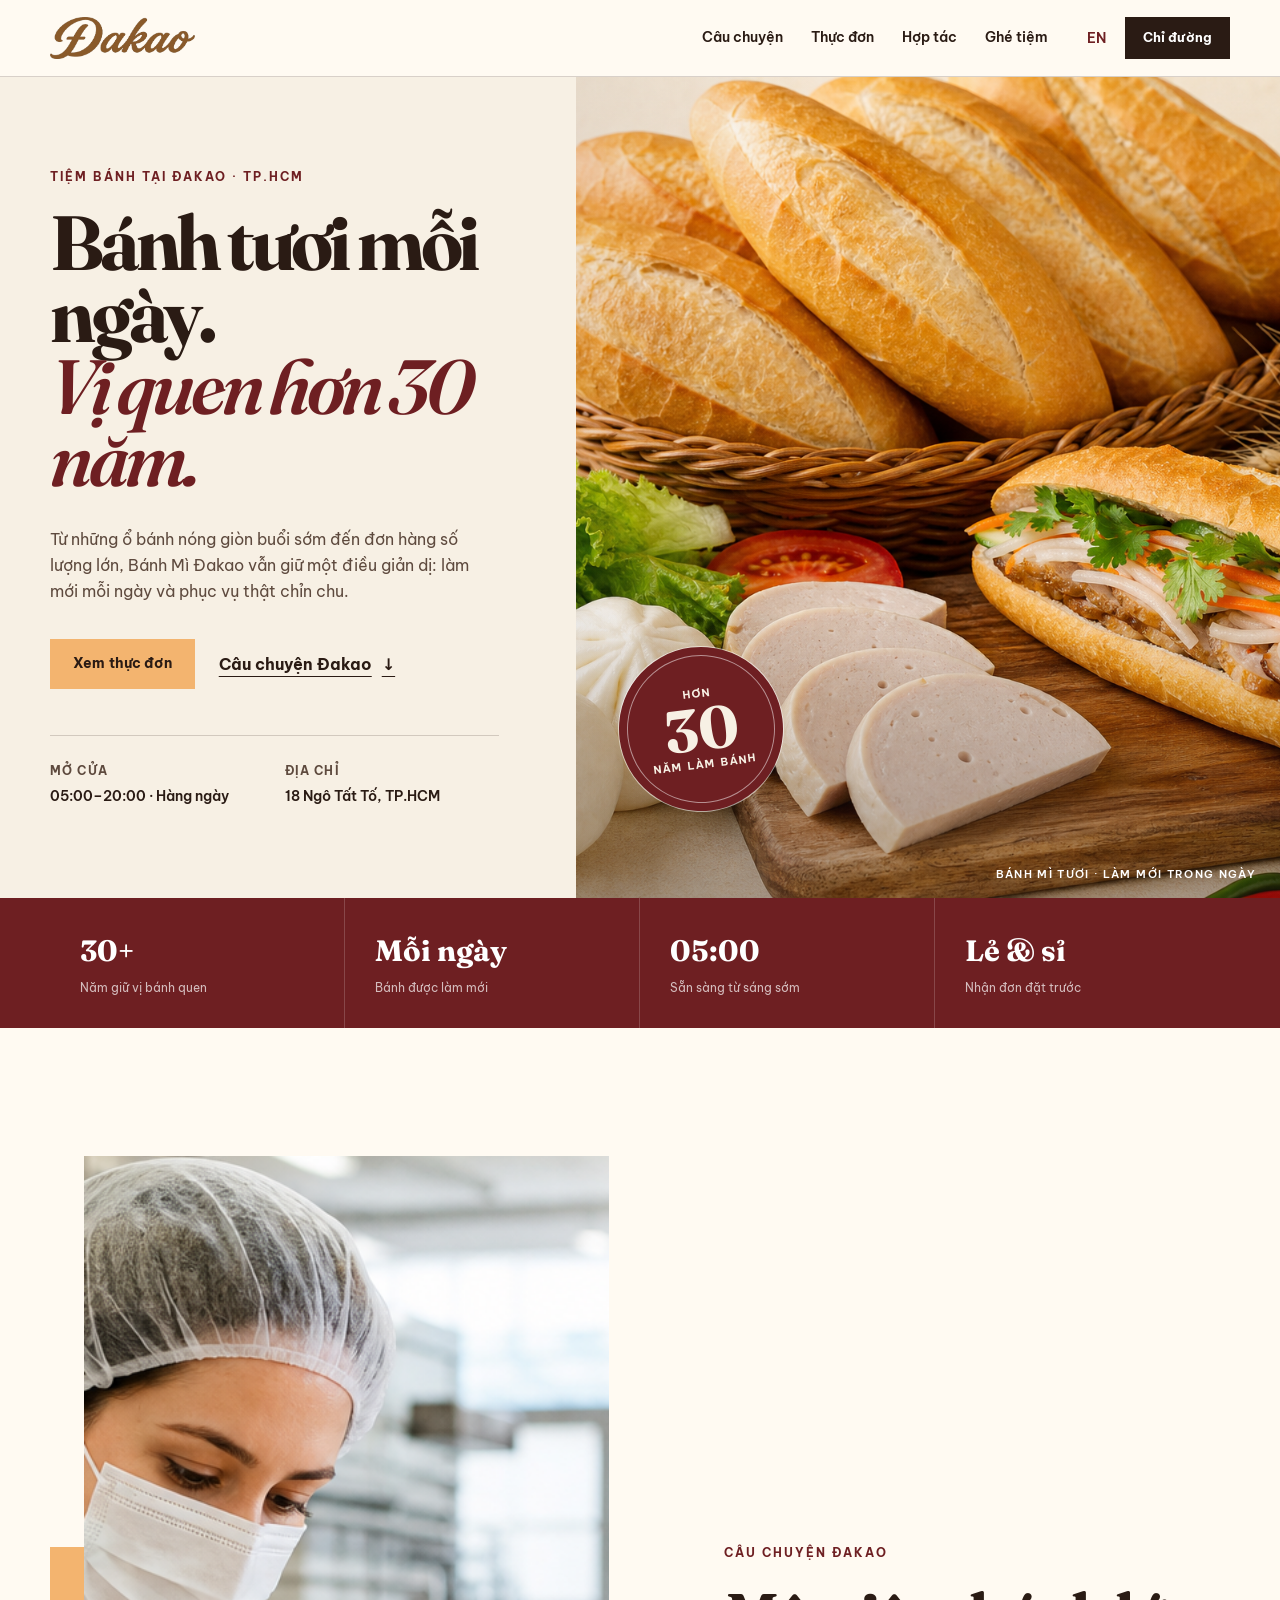
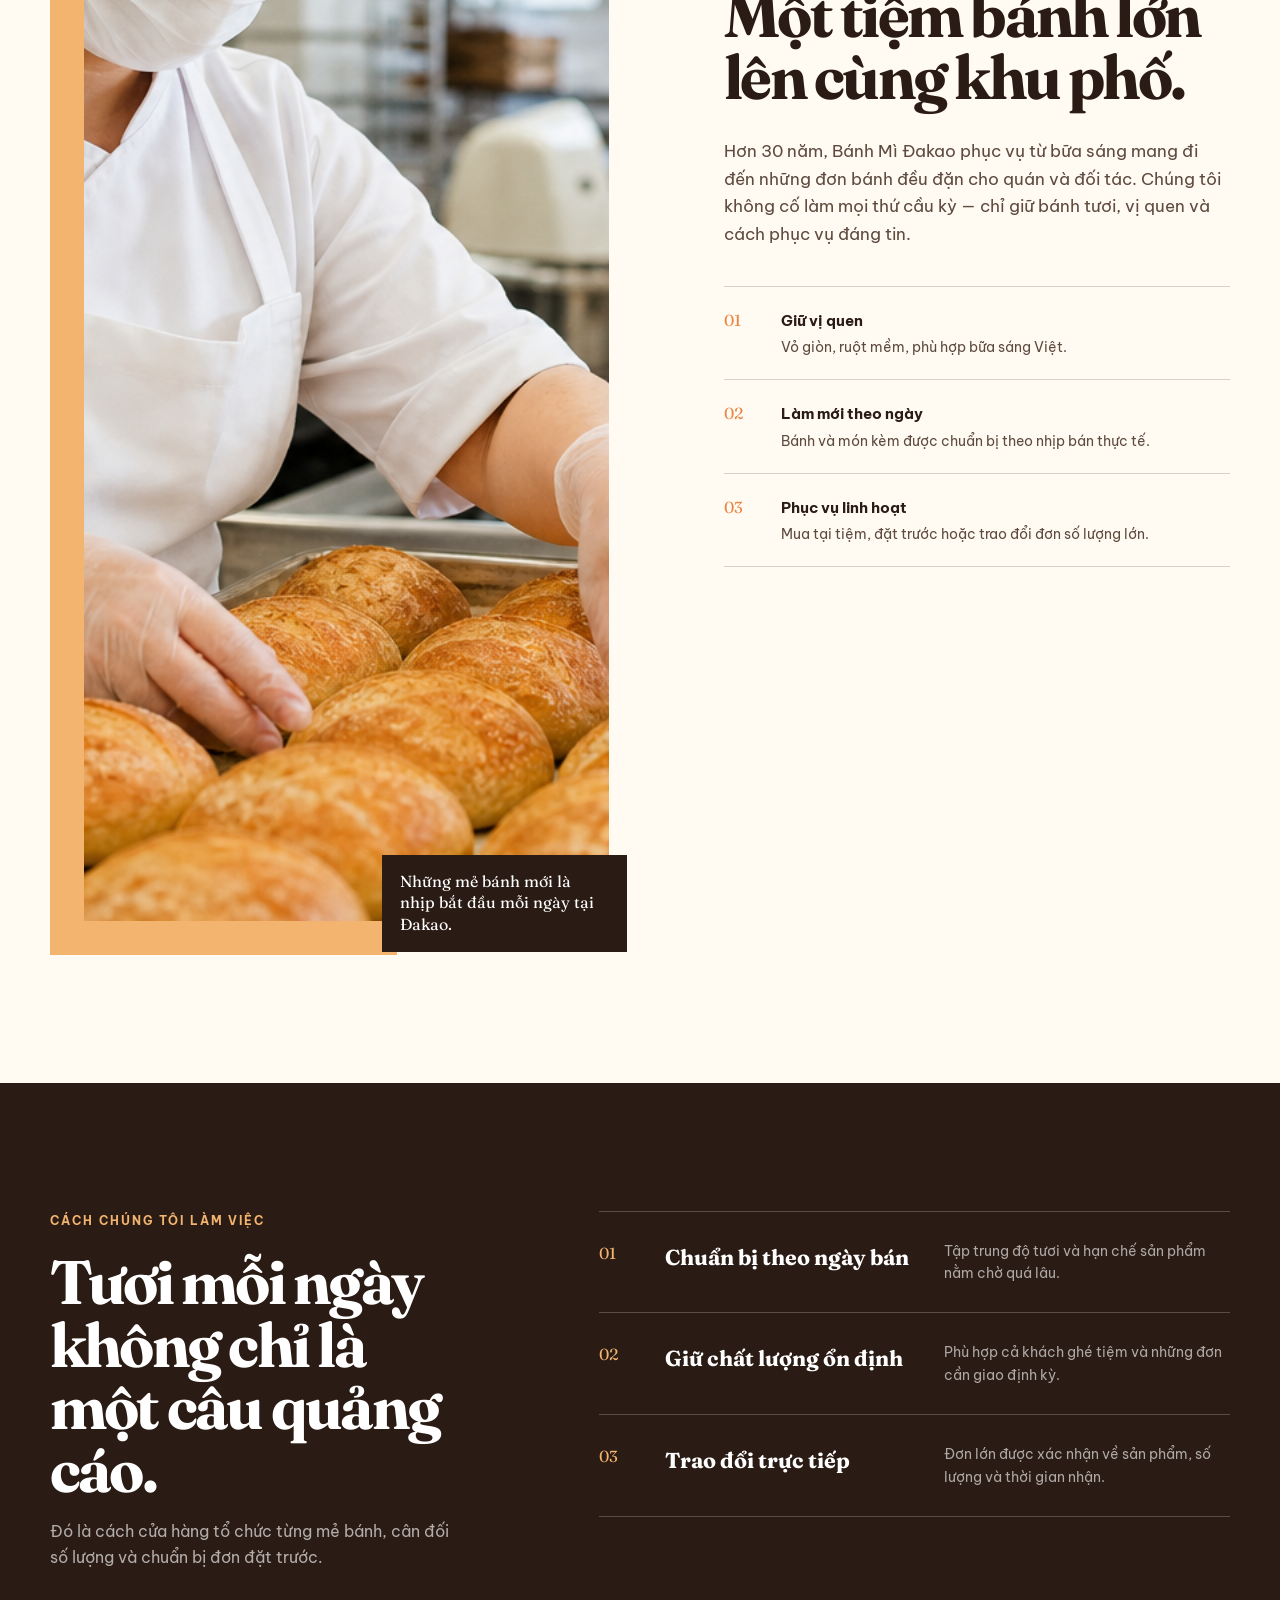
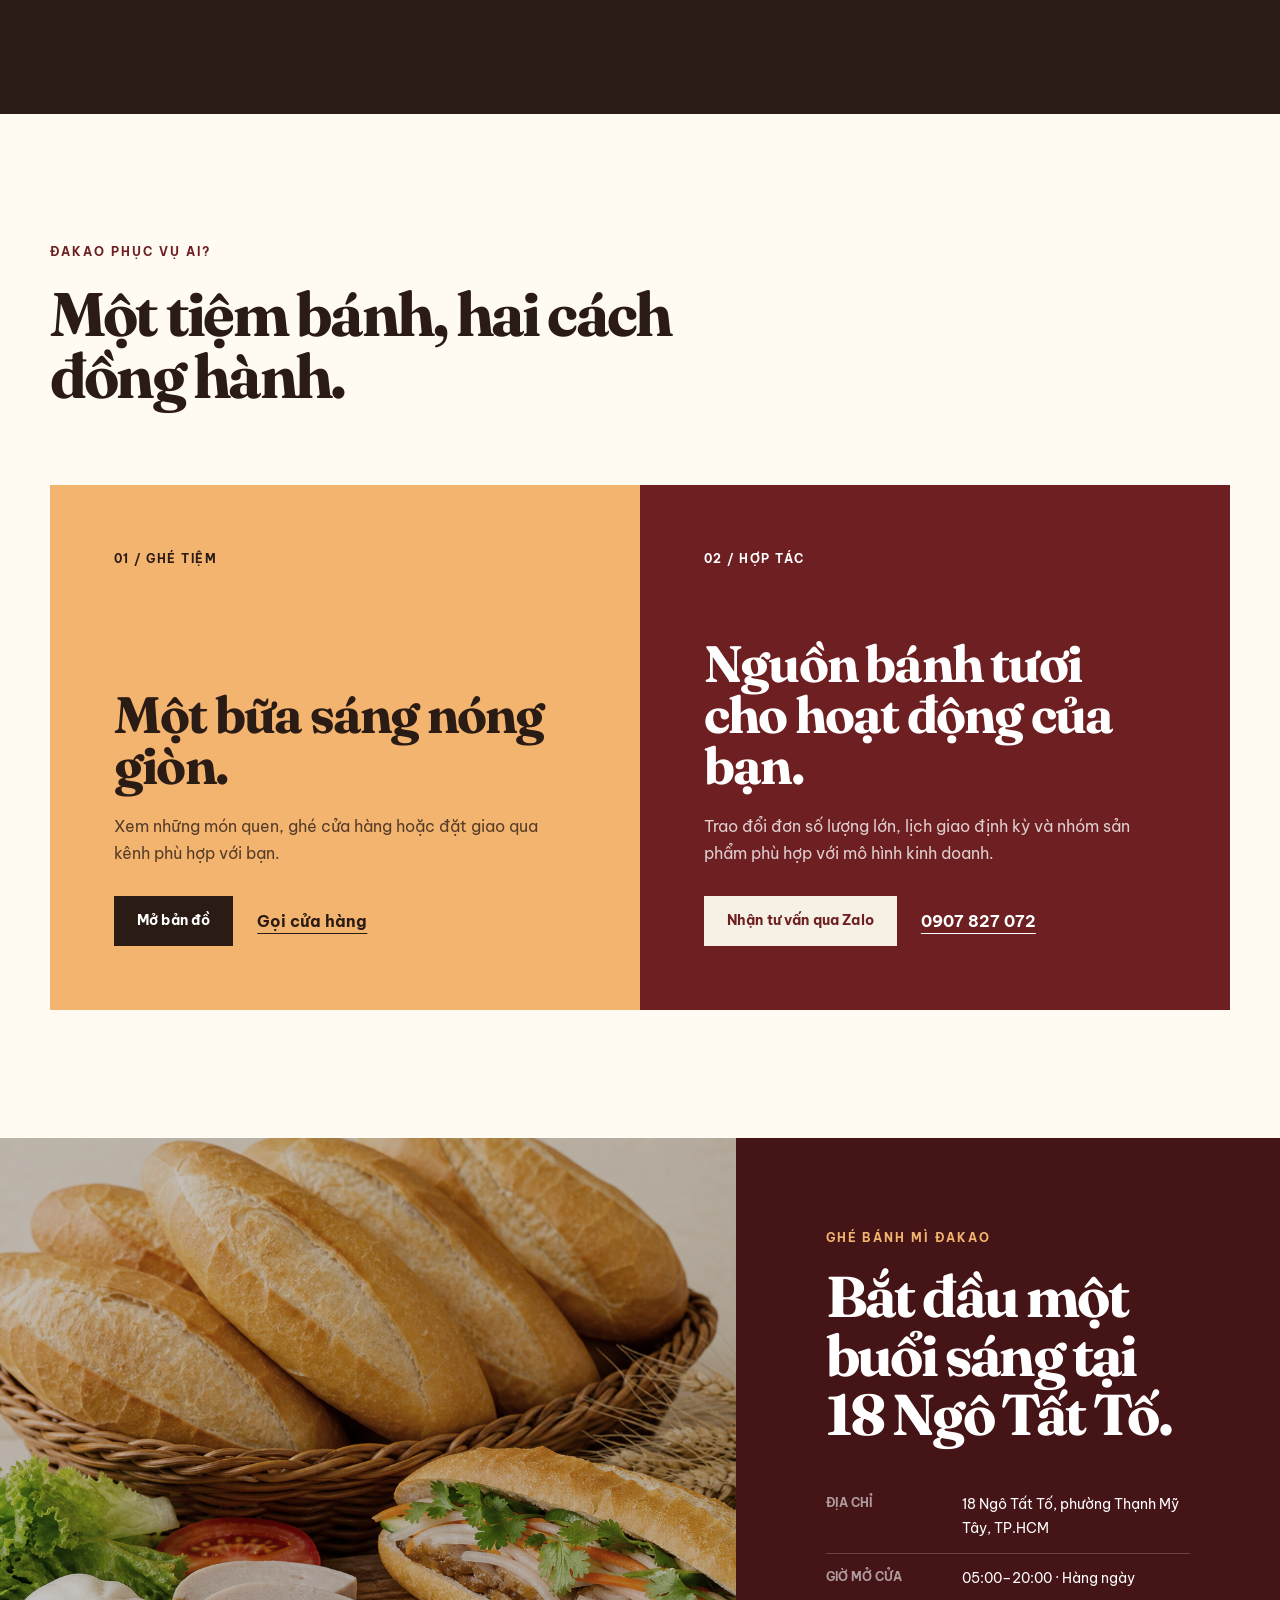
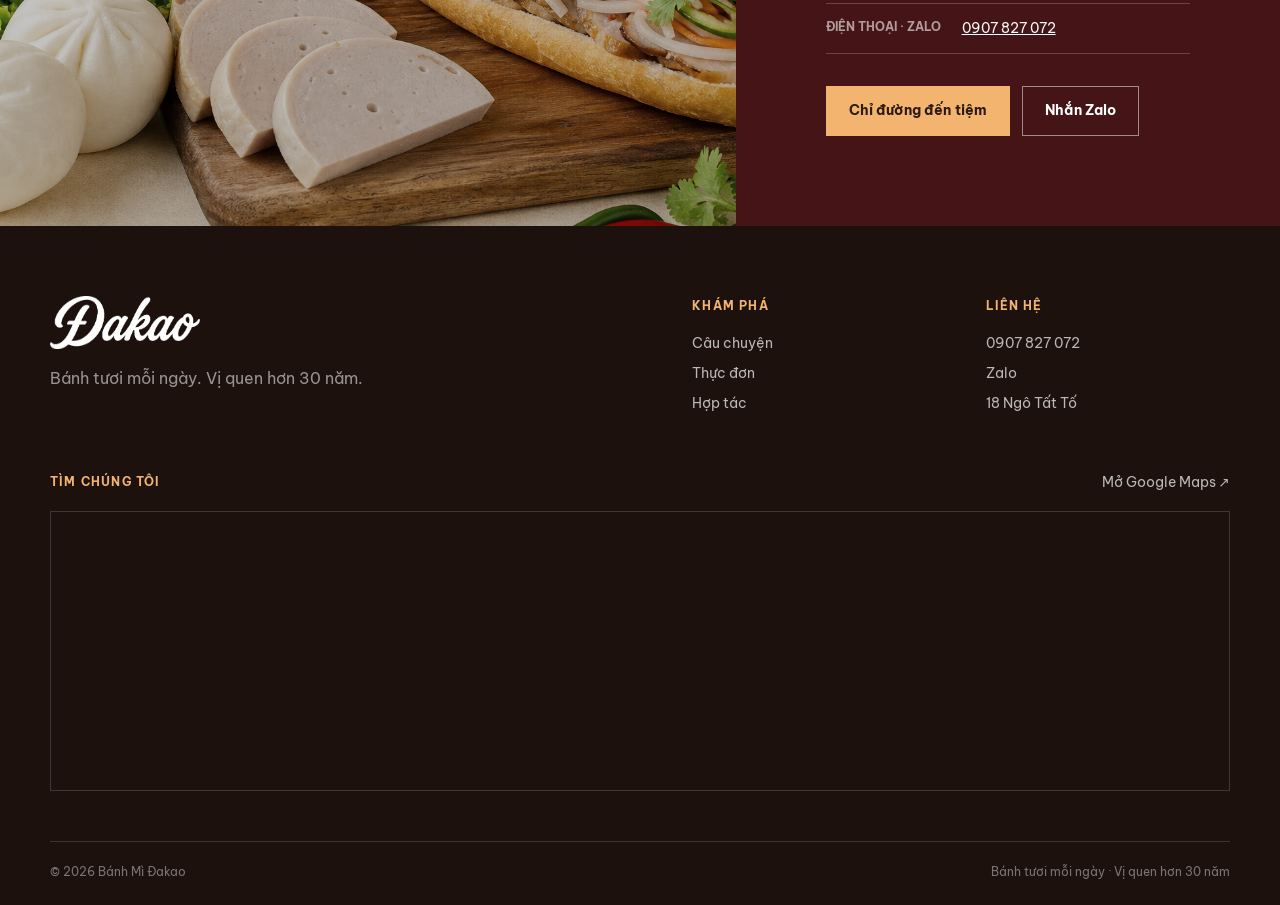
<file: index.html>
<!doctype html>
<html lang="vi">
<head>
  <meta charset="utf-8" />
  <meta name="viewport" content="width=device-width, initial-scale=1" />
  <meta name="description" content="Bánh Mì Đakao — bánh tươi mỗi ngày, giữ vị quen hơn 30 năm tại 18 Ngô Tất Tố, TP.HCM." />
  <link rel="canonical" href="https://banhmidakao.com/" />
  <meta property="og:type" content="website" />
  <meta property="og:title" content="Bánh Mì Đakao — Bánh tươi mỗi ngày" />
  <meta property="og:description" content="Bánh mì, bánh bao và các món ăn sáng làm mới mỗi ngày tại 18 Ngô Tất Tố, TP.HCM." />
  <meta property="og:url" content="https://banhmidakao.com/" />
  <meta property="og:image" content="https://banhmidakao.com/assets/hero-banh-mi.jpg" />
  <title>Bánh Mì Đakao — Bánh tươi mỗi ngày</title>
  <link rel="preconnect" href="https://fonts.googleapis.com" />
  <link rel="preconnect" href="https://fonts.gstatic.com" crossorigin />
  <link href="https://fonts.googleapis.com/css2?family=Be+Vietnam+Pro:wght@400;500;600;700&family=Fraunces:opsz,wght@9..144,600;9..144,700&display=swap" rel="stylesheet" />
  <link rel="stylesheet" href="styles.css?v=corporate-1" />
  <link rel="icon" href="assets/favicon.png" type="image/png" />
</head>
<body>
  <a class="skip-link" href="#main">Bỏ qua điều hướng</a>

  <header class="site-header" data-header>
    <div class="shell header-inner">
      <a class="brand" href="#top" aria-label="Bánh Mì Đakao — về đầu trang">
        <img src="assets/logo.png" alt="Bánh Mì Đakao" width="182" height="53" />
      </a>

      <nav class="desktop-nav" aria-label="Điều hướng chính">
        <a href="#cau-chuyen">Câu chuyện</a>
        <a href="menu.html">Thực đơn</a>
        <a href="#hop-tac">Hợp tác</a>
        <a href="#ghe-tiem">Ghé tiệm</a>
      </nav>

      <div class="header-actions">
        <button class="language" type="button" lang="en" aria-label="Switch to English" data-language-toggle>EN</button>
        <a class="button button-small button-dark" href="https://maps.google.com/?q=18+Ngô+Tất+Tố,+Hồ+Chí+Minh" target="_blank" rel="noopener noreferrer">Chỉ đường</a>
      </div>

      <button class="menu-toggle" type="button" aria-expanded="false" aria-controls="mobile-menu" data-menu-toggle>
        <span></span><span></span>
        <b class="visually-hidden">Mở menu</b>
      </button>
    </div>

    <nav class="mobile-menu" id="mobile-menu" aria-label="Điều hướng di động" hidden data-mobile-menu>
      <a href="#cau-chuyen">Câu chuyện</a>
      <a href="menu.html">Thực đơn</a>
      <a href="#hop-tac">Hợp tác</a>
      <a href="#ghe-tiem">Ghé tiệm</a>
      <button class="language mobile-language" type="button" lang="en" aria-label="Switch to English" data-language-toggle>EN</button>
      <a href="https://maps.google.com/?q=18+Ngô+Tất+Tố,+Hồ+Chí+Minh" target="_blank" rel="noopener noreferrer">Mở bản đồ ↗</a>
    </nav>
  </header>

  <main id="main">
    <section class="hero" id="top" aria-labelledby="hero-title">
      <div class="hero-copy">
        <div class="hero-copy-inner">
          <p class="eyebrow">Tiệm bánh tại Đakao · TP.HCM</p>
          <h1 id="hero-title">Bánh tươi mỗi ngày.<br /><em>Vị quen hơn 30 năm.</em></h1>
          <p class="hero-lead">Từ những ổ bánh nóng giòn buổi sớm đến đơn hàng số lượng lớn, Bánh Mì Đakao vẫn giữ một điều giản dị: làm mới mỗi ngày và phục vụ thật chỉn chu.</p>
          <div class="hero-actions">
            <a class="button button-primary" href="menu.html">Xem thực đơn</a>
            <a class="text-link" href="#cau-chuyen">Câu chuyện Đakao <span aria-hidden="true">↓</span></a>
          </div>
          <dl class="hero-details" aria-label="Thông tin cửa hàng">
            <div><dt>Mở cửa</dt><dd>05:00–20:00 · Hàng ngày</dd></div>
            <div><dt>Địa chỉ</dt><dd>18 Ngô Tất Tố, TP.HCM</dd></div>
          </dl>
        </div>
      </div>

      <div class="hero-visual">
        <img src="assets/hero-banh-mi.jpg" alt="Bánh mì nóng giòn, bánh bao và chả lụa của Bánh Mì Đakao" width="1920" height="1080" />
        <div class="heritage-stamp" aria-label="Hơn 30 năm làm bánh mỗi ngày">
          <span>Hơn</span><strong>30</strong><span>năm làm bánh</span>
        </div>
        <p class="photo-caption">Bánh mì tươi · làm mới trong ngày</p>
      </div>
    </section>

    <section class="proof" aria-label="Điểm nổi bật">
      <div class="shell proof-grid">
        <div><strong>30+</strong><span>Năm giữ vị bánh quen</span></div>
        <div><strong>Mỗi ngày</strong><span>Bánh được làm mới</span></div>
        <div><strong>05:00</strong><span>Sẵn sàng từ sáng sớm</span></div>
        <div><strong>Lẻ &amp; sỉ</strong><span>Nhận đơn đặt trước</span></div>
      </div>
    </section>

    <section class="section story" id="cau-chuyen" aria-labelledby="story-title">
      <div class="shell story-grid">
        <div class="story-media reveal">
          <img src="assets/about/01.jpg" alt="Người thợ đang chuẩn bị những mẻ bánh mới" width="2048" height="1365" loading="lazy" />
          <p>Những mẻ bánh mới là nhịp bắt đầu mỗi ngày tại Đakao.</p>
        </div>

        <div class="story-copy reveal">
          <p class="eyebrow">Câu chuyện Đakao</p>
          <h2 id="story-title">Một tiệm bánh lớn lên cùng khu phố.</h2>
          <p class="lead">Hơn 30 năm, Bánh Mì Đakao phục vụ từ bữa sáng mang đi đến những đơn bánh đều đặn cho quán và đối tác. Chúng tôi không cố làm mọi thứ cầu kỳ — chỉ giữ bánh tươi, vị quen và cách phục vụ đáng tin.</p>
          <ol class="story-list">
            <li><span>01</span><div><strong>Giữ vị quen</strong><p>Vỏ giòn, ruột mềm, phù hợp bữa sáng Việt.</p></div></li>
            <li><span>02</span><div><strong>Làm mới theo ngày</strong><p>Bánh và món kèm được chuẩn bị theo nhịp bán thực tế.</p></div></li>
            <li><span>03</span><div><strong>Phục vụ linh hoạt</strong><p>Mua tại tiệm, đặt trước hoặc trao đổi đơn số lượng lớn.</p></div></li>
          </ol>
        </div>
      </div>
    </section>

    <section class="craft" aria-labelledby="craft-title">
      <div class="shell craft-grid">
        <div class="craft-intro reveal">
          <p class="eyebrow eyebrow-light">Cách chúng tôi làm việc</p>
          <h2 id="craft-title">Tươi mỗi ngày không chỉ là một câu quảng cáo.</h2>
          <p>Đó là cách cửa hàng tổ chức từng mẻ bánh, cân đối số lượng và chuẩn bị đơn đặt trước.</p>
        </div>
        <div class="craft-steps">
          <article class="reveal"><span>01</span><h3>Chuẩn bị theo ngày bán</h3><p>Tập trung độ tươi và hạn chế sản phẩm nằm chờ quá lâu.</p></article>
          <article class="reveal"><span>02</span><h3>Giữ chất lượng ổn định</h3><p>Phù hợp cả khách ghé tiệm và những đơn cần giao định kỳ.</p></article>
          <article class="reveal"><span>03</span><h3>Trao đổi trực tiếp</h3><p>Đơn lớn được xác nhận về sản phẩm, số lượng và thời gian nhận.</p></article>
        </div>
      </div>
    </section>

    <section class="section paths" id="hop-tac" aria-labelledby="paths-title">
      <div class="shell">
        <div class="section-heading reveal">
          <div>
            <p class="eyebrow">Đakao phục vụ ai?</p>
            <h2 id="paths-title">Một tiệm bánh, hai cách đồng hành.</h2>
          </div>
        </div>

        <div class="path-grid">
          <article class="path path-retail reveal">
            <p class="path-index">01 / Ghé tiệm</p>
            <h3>Một bữa sáng nóng giòn.</h3>
            <p>Xem những món quen, ghé cửa hàng hoặc đặt giao qua kênh phù hợp với bạn.</p>
            <div class="path-actions">
              <a class="button button-dark" href="https://maps.google.com/?q=18+Ngô+Tất+Tố,+Hồ+Chí+Minh" target="_blank" rel="noopener noreferrer">Mở bản đồ</a>
              <a class="text-link" href="tel:+84907827072">Gọi cửa hàng</a>
            </div>
          </article>

          <article class="path path-business reveal">
            <p class="path-index">02 / Hợp tác</p>
            <h3>Nguồn bánh tươi cho hoạt động của bạn.</h3>
            <p>Trao đổi đơn số lượng lớn, lịch giao định kỳ và nhóm sản phẩm phù hợp với mô hình kinh doanh.</p>
            <div class="path-actions">
              <a class="button button-light" href="https://zalo.me/0907827072" target="_blank" rel="noopener noreferrer">Nhận tư vấn qua Zalo</a>
              <a class="text-link text-link-light" href="tel:+84907827072">0907 827 072</a>
            </div>
          </article>
        </div>
      </div>
    </section>

    <section class="section voices" aria-labelledby="voices-title" hidden aria-hidden="true">
      <div class="shell">
        <div class="section-heading compact reveal">
          <div><p class="eyebrow">Khách hàng nói gì</p><h2 id="voices-title">Những lời quen thuộc.</h2></div>
        </div>
        <div class="voice-grid">
          <blockquote class="reveal"><p>“Bánh nóng mỗi sáng, giao đúng giờ cho quán mình. Đã đặt sỉ nhiều năm.”</p><footer>Chị Lan <span>· Chủ quán ăn sáng</span></footer></blockquote>
          <blockquote class="reveal"><p>“Ổ bánh giòn, nhân đầy đặn. Gia đình mình hay gọi mang về cuối tuần.”</p><footer>Anh Minh <span>· Khách thường xuyên</span></footer></blockquote>
          <blockquote class="reveal"><p>“Nhân viên dễ nói, đặt qua Zalo nhanh. Sandwich nguyên cám cũng ngon.”</p><footer>Bạn Thu <span>· Văn phòng gần tiệm</span></footer></blockquote>
        </div>
      </div>
    </section>

    <section class="visit" id="ghe-tiem" aria-labelledby="visit-title">
      <div class="visit-image" aria-hidden="true"><img src="assets/hero-banh-mi.jpg" alt="" width="1920" height="1080" loading="lazy" /></div>
      <div class="visit-card reveal">
        <p class="eyebrow eyebrow-light">Ghé Bánh Mì Đakao</p>
        <h2 id="visit-title">Bắt đầu một buổi sáng tại 18 Ngô Tất Tố.</h2>
        <dl>
          <div><dt>Địa chỉ</dt><dd>18 Ngô Tất Tố, phường Thạnh Mỹ Tây, TP.HCM</dd></div>
          <div><dt>Giờ mở cửa</dt><dd>05:00–20:00 · Hàng ngày</dd></div>
          <div><dt>Điện thoại · Zalo</dt><dd><a href="tel:+84907827072">0907 827 072</a></dd></div>
        </dl>
        <div class="visit-actions">
          <a class="button button-primary" href="https://maps.google.com/?q=18+Ngô+Tất+Tố,+Hồ+Chí+Minh" target="_blank" rel="noopener noreferrer">Chỉ đường đến tiệm</a>
          <a class="button button-ghost-light" href="https://zalo.me/0907827072" target="_blank" rel="noopener noreferrer">Nhắn Zalo</a>
        </div>
      </div>
    </section>
  </main>

  <footer class="footer">
    <div class="shell footer-grid">
      <div><img src="assets/logo.png" alt="Bánh Mì Đakao" width="182" height="53" /><p>Bánh tươi mỗi ngày. Vị quen hơn 30 năm.</p></div>
      <div><strong>Khám phá</strong><a href="#cau-chuyen">Câu chuyện</a><a href="menu.html">Thực đơn</a><a href="#hop-tac">Hợp tác</a></div>
      <div><strong>Liên hệ</strong><a href="tel:+84907827072">0907 827 072</a><a href="https://zalo.me/0907827072" target="_blank" rel="noopener noreferrer">Zalo</a><a href="#ghe-tiem">18 Ngô Tất Tố</a></div>
      <div class="footer-map">
        <div class="footer-map-heading"><strong>Tìm chúng tôi</strong><a href="https://maps.google.com/?q=18+Ngô+Tất+Tố,+Hồ+Chí+Minh" target="_blank" rel="noopener noreferrer">Mở Google Maps ↗</a></div>
        <iframe title="Bản đồ đến Bánh Mì Đakao tại 18 Ngô Tất Tố" src="https://www.google.com/maps?q=18+Ng%C3%B4+T%E1%BA%A5t+T%E1%BB%91,+H%E1%BB%93+Ch%C3%AD+Minh&amp;output=embed" width="600" height="300" style="border:0" loading="lazy" referrerpolicy="no-referrer-when-downgrade" allowfullscreen></iframe>
      </div>
    </div>
    <div class="shell footer-bottom"><span>© <span data-year></span> Bánh Mì Đakao</span><span>Bánh tươi mỗi ngày · Vị quen hơn 30 năm</span></div>
  </footer>

  <nav class="mobile-action-bar" aria-label="Liên hệ nhanh">
    <a href="tel:+84907827072">Gọi</a>
    <a href="https://zalo.me/0907827072" target="_blank" rel="noopener noreferrer">Đặt hàng</a>
    <a href="https://maps.google.com/?q=18+Ngô+Tất+Tố,+Hồ+Chí+Minh" target="_blank" rel="noopener noreferrer">Bản đồ</a>
  </nav>

  <script src="script.js?v=corporate-1"></script>
  <script src="i18n.js?v=corporate-1"></script>
</body>
</html>
</file>
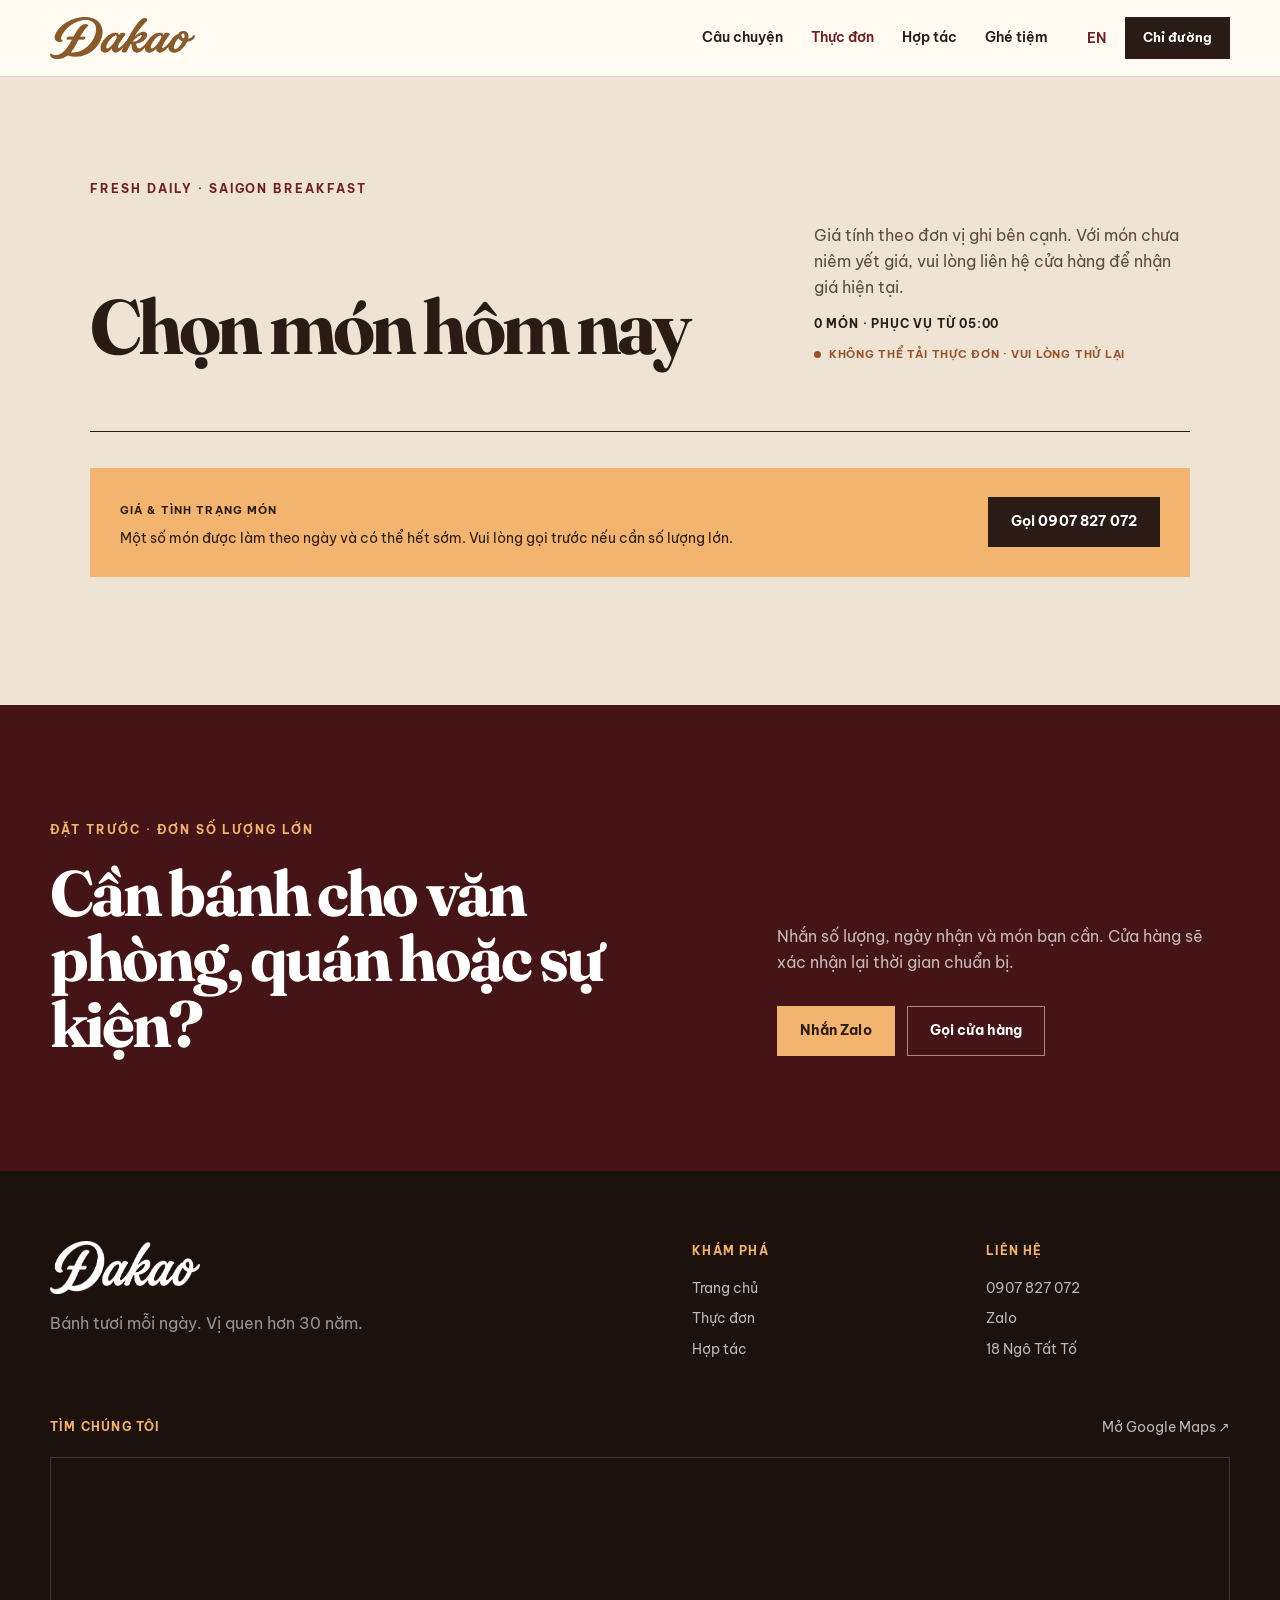
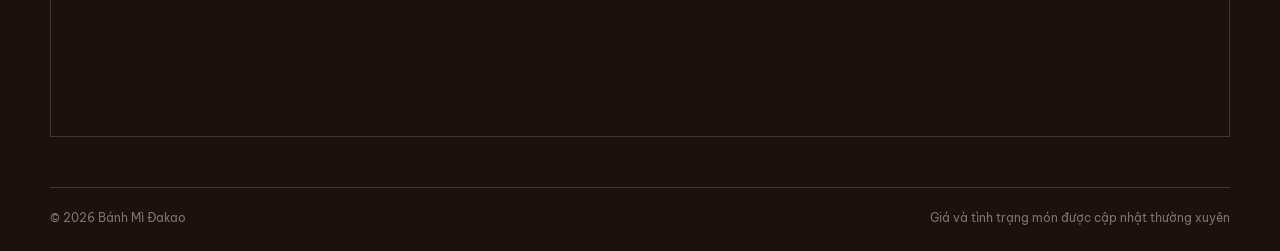
<file: menu.html>
<!doctype html>
<html lang="vi">
<head>
  <meta charset="utf-8" />
  <meta name="viewport" content="width=device-width, initial-scale=1" />
  <meta name="description" content="Thực đơn Bánh Mì Đakao — bánh mì, bánh bao, sandwich và các món ăn sáng làm mới mỗi ngày." />
  <link rel="canonical" href="https://banhmidakao.com/menu.html" />
  <title>Thực đơn — Bánh Mì Đakao</title>
  <link rel="preconnect" href="https://fonts.googleapis.com" />
  <link rel="preconnect" href="https://fonts.gstatic.com" crossorigin />
  <link href="https://fonts.googleapis.com/css2?family=Be+Vietnam+Pro:wght@400;500;600;700&family=Fraunces:opsz,wght@9..144,600;9..144,700&display=swap" rel="stylesheet" />
  <link rel="stylesheet" href="styles.css?v=corporate-1" />
  <link rel="stylesheet" href="menu.css?v=corporate-1" />
  <link rel="icon" href="assets/favicon.png" type="image/png" />
</head>
<body class="menu-page">
  <a class="skip-link" href="#menu-content">Bỏ qua điều hướng</a>

  <header class="site-header" data-header>
    <div class="shell header-inner">
      <a class="brand" href="index.html" aria-label="Bánh Mì Đakao — về trang chủ">
        <img src="assets/logo.png" alt="Bánh Mì Đakao" width="182" height="53" />
      </a>

      <nav class="desktop-nav" aria-label="Điều hướng chính">
        <a href="index.html#cau-chuyen">Câu chuyện</a>
        <a class="is-current" href="menu.html" aria-current="page">Thực đơn</a>
        <a href="index.html#hop-tac">Hợp tác</a>
        <a href="index.html#ghe-tiem">Ghé tiệm</a>
      </nav>

      <div class="header-actions">
        <button class="language" type="button" lang="en" aria-label="Switch to English" data-language-toggle>EN</button>
        <a class="button button-small button-dark" href="https://maps.google.com/?q=18+Ngô+Tất+Tố,+Hồ+Chí+Minh" target="_blank" rel="noopener noreferrer">Chỉ đường</a>
      </div>

      <button class="menu-toggle" type="button" aria-expanded="false" aria-controls="mobile-menu" data-menu-toggle>
        <span></span><span></span>
        <b class="visually-hidden">Mở menu</b>
      </button>
    </div>

    <nav class="mobile-menu" id="mobile-menu" aria-label="Điều hướng di động" hidden data-mobile-menu>
      <a href="index.html">Trang chủ</a>
      <a href="menu.html" aria-current="page">Thực đơn</a>
      <a href="index.html#hop-tac">Hợp tác</a>
      <a href="index.html#ghe-tiem">Ghé tiệm</a>
      <button class="language mobile-language" type="button" lang="en" aria-label="Switch to English" data-language-toggle>EN</button>
      <a href="https://maps.google.com/?q=18+Ngô+Tất+Tố,+Hồ+Chí+Minh" target="_blank" rel="noopener noreferrer">Mở bản đồ ↗</a>
    </nav>
  </header>

  <main id="menu-content">
    <!-- Nội dung dưới đây được đối chiếu với Website/products-catalog.csv. -->
    <section class="menu-sheet section" aria-label="Danh sách món">
      <div class="shell menu-sheet-inner">
        <header class="menu-sheet-heading reveal">
          <p class="eyebrow">Fresh daily · Saigon breakfast</p>
          <h1 id="menu-title">Chọn món hôm nay</h1>
          <div class="menu-sheet-summary">
            <p>Giá tính theo đơn vị ghi bên cạnh. Với món chưa niêm yết giá, vui lòng liên hệ cửa hàng để nhận giá hiện tại.</p>
            <p class="menu-sheet-count"><b data-menu-count>0</b> món · Phục vụ từ 05:00</p>
            <p class="menu-sync-status" role="status" aria-live="polite" data-menu-status>Đang đồng bộ từ Google Sheet…</p>
          </div>
        </header>

        <div class="menu-board" aria-live="polite"></div>

        <aside class="menu-note reveal" aria-label="Lưu ý về thực đơn">
          <div><span>Giá &amp; tình trạng món</span><p>Một số món được làm theo ngày và có thể hết sớm. Vui lòng gọi trước nếu cần số lượng lớn.</p></div>
          <a class="button button-dark" href="tel:+84907827072">Gọi 0907 827 072</a>
        </aside>
      </div>
    </section>

    <section class="menu-order" aria-labelledby="order-title">
      <div class="shell menu-order-grid reveal">
        <div><p class="eyebrow eyebrow-light">Đặt trước · Đơn số lượng lớn</p><h2 id="order-title">Cần bánh cho văn phòng, quán hoặc sự kiện?</h2></div>
        <div><p>Nhắn số lượng, ngày nhận và món bạn cần. Cửa hàng sẽ xác nhận lại thời gian chuẩn bị.</p><div class="menu-order-actions"><a class="button button-primary" href="https://zalo.me/0907827072" target="_blank" rel="noopener noreferrer">Nhắn Zalo</a><a class="button button-ghost-light" href="tel:+84907827072">Gọi cửa hàng</a></div></div>
      </div>
    </section>
  </main>

  <footer class="footer">
    <div class="shell footer-grid">
      <div><img src="assets/logo.png" alt="Bánh Mì Đakao" width="182" height="53" /><p>Bánh tươi mỗi ngày. Vị quen hơn 30 năm.</p></div>
      <div><strong>Khám phá</strong><a href="index.html">Trang chủ</a><a href="menu.html">Thực đơn</a><a href="index.html#hop-tac">Hợp tác</a></div>
      <div><strong>Liên hệ</strong><a href="tel:+84907827072">0907 827 072</a><a href="https://zalo.me/0907827072" target="_blank" rel="noopener noreferrer">Zalo</a><a href="index.html#ghe-tiem">18 Ngô Tất Tố</a></div>
      <div class="footer-map">
        <div class="footer-map-heading"><strong>Tìm chúng tôi</strong><a href="https://maps.google.com/?q=18+Ngô+Tất+Tố,+Hồ+Chí+Minh" target="_blank" rel="noopener noreferrer">Mở Google Maps ↗</a></div>
        <iframe title="Bản đồ đến Bánh Mì Đakao tại 18 Ngô Tất Tố" src="https://www.google.com/maps?q=18+Ng%C3%B4+T%E1%BA%A5t+T%E1%BB%91,+H%E1%BB%93+Ch%C3%AD+Minh&amp;output=embed" width="600" height="300" style="border:0" loading="lazy" referrerpolicy="no-referrer-when-downgrade" allowfullscreen></iframe>
      </div>
    </div>
    <div class="shell footer-bottom"><span>© <span data-year></span> Bánh Mì Đakao</span><span>Giá và tình trạng món được cập nhật thường xuyên</span></div>
  </footer>

  <nav class="mobile-action-bar" aria-label="Liên hệ nhanh">
    <a href="tel:+84907827072">Gọi</a>
    <a href="https://zalo.me/0907827072" target="_blank" rel="noopener noreferrer">Đặt hàng</a>
    <a href="https://maps.google.com/?q=18+Ngô+Tất+Tố,+Hồ+Chí+Minh" target="_blank" rel="noopener noreferrer">Bản đồ</a>
  </nav>

  <script src="script.js?v=corporate-1"></script>
  <script src="menu-data.js?v=sheet-1"></script>
  <script src="i18n.js?v=corporate-1"></script>
</body>
</html>
</file>
<file: styles.css>
:root {
  --cream: #f7f0e4;
  --paper: #fffaf2;
  --white: #fffdf8;
  --ink: #2a1b14;
  --ink-soft: #5e4a3e;
  --line: rgba(42, 27, 20, 0.18);
  --orange: #e98542;
  --orange-light: #f3b46f;
  --oxblood: #6e1f22;
  --oxblood-dark: #451416;
  --gold: #d7a74f;
  --serif: "Fraunces", Georgia, serif;
  --sans: "Be Vietnam Pro", system-ui, sans-serif;
  --shell: 1180px;
  --header: 76px;
  --ease: 240ms cubic-bezier(.2,.7,.2,1);
}

*, *::before, *::after { box-sizing: border-box; }
html { max-width: 100%; overflow-x: clip; scroll-behavior: smooth; scroll-padding-top: calc(var(--header) + 24px); }
body { max-width: 100%; margin: 0; overflow-x: clip; color: var(--ink); background: var(--paper); font-family: var(--sans); line-height: 1.65; -webkit-font-smoothing: antialiased; }
body.menu-open { overflow: hidden; }
img { display: block; max-width: 100%; }
a { color: inherit; }
button, a { -webkit-tap-highlight-color: transparent; }
a:focus-visible, button:focus-visible { outline: 3px solid var(--orange); outline-offset: 4px; }
.shell { width: min(calc(100% - 40px), var(--shell)); margin-inline: auto; }
.visually-hidden { position: absolute; width: 1px; height: 1px; padding: 0; margin: -1px; overflow: hidden; clip: rect(0 0 0 0); white-space: nowrap; border: 0; }
.skip-link { position: fixed; top: -80px; left: 16px; z-index: 1000; padding: 10px 16px; background: var(--ink); color: white; border-radius: 4px; }
.skip-link:focus { top: 16px; }

.site-header { position: sticky; top: 0; z-index: 100; min-height: var(--header); background: rgba(255,250,242,.95); border-bottom: 1px solid var(--line); backdrop-filter: blur(14px); }
.header-inner { min-height: var(--header); display: flex; align-items: center; gap: 34px; }
.brand { width: 145px; flex: 0 0 auto; }
.brand img { width: 100%; height: auto; }
.desktop-nav { display: flex; align-items: center; gap: 28px; margin-left: auto; }
.desktop-nav a, .language { position: relative; font-size: .88rem; font-weight: 600; text-decoration: none; }
.desktop-nav a::after { content: ""; position: absolute; left: 0; right: 100%; bottom: -8px; height: 2px; background: var(--orange); transition: right var(--ease); }
.desktop-nav a:hover::after { right: 0; }
.header-actions { display: flex; align-items: center; gap: 14px; }
.language { padding: 8px 5px; color: var(--oxblood); border: 0; background: transparent; cursor: pointer; font-family: inherit; }
.menu-toggle { display: none; width: 44px; height: 44px; border: 1px solid var(--line); background: transparent; place-items: center; padding: 11px; }
.menu-toggle span { width: 19px; height: 1.5px; background: var(--ink); display: block; margin: 3px; transition: transform var(--ease); }
.mobile-menu { position: fixed; inset: var(--header) 0 0; z-index: 90; padding: 32px 24px; background: var(--paper); }
.mobile-menu a, .mobile-menu .mobile-language { display: block; width: 100%; padding: 17px 0; color: var(--ink); border: 0; border-bottom: 1px solid var(--line); background: transparent; font-family: var(--serif); font-size: 1.45rem; font-weight: 600; text-align: left; text-decoration: none; }

.button { display: inline-flex; min-height: 50px; align-items: center; justify-content: center; padding: 12px 22px; border: 1px solid transparent; text-decoration: none; font-size: .9rem; font-weight: 700; letter-spacing: .01em; transition: transform var(--ease), color var(--ease), background var(--ease), border-color var(--ease); }
.button:hover { transform: translateY(-2px); }
.button-small { min-height: 42px; padding: 9px 17px; font-size: .82rem; }
.button-primary { color: var(--ink); background: var(--orange-light); border-color: var(--orange-light); }
.button-primary:hover { background: var(--orange); border-color: var(--orange); }
.button-dark { color: white; background: var(--ink); border-color: var(--ink); }
.button-dark:hover { background: var(--oxblood); border-color: var(--oxblood); }
.button-light { color: var(--oxblood); background: var(--cream); border-color: var(--cream); }
.button-outline { color: var(--ink); border-color: var(--ink); background: transparent; }
.button-outline:hover { color: white; background: var(--ink); }
.button-ghost-light { color: white; border-color: rgba(255,255,255,.5); }
.text-link { display: inline-flex; align-items: center; gap: 10px; font-weight: 700; text-underline-offset: 6px; text-decoration-thickness: 1px; }
.text-link-light { color: white; }

.hero { min-height: min(780px, calc(100vh - var(--header))); display: grid; grid-template-columns: minmax(0, .9fr) minmax(0, 1.1fr); background: var(--cream); }
.hero-copy { display: flex; align-items: center; padding: clamp(64px, 7vw, 110px) max(24px, calc((100vw - var(--shell)) / 2)); padding-right: clamp(40px, 6vw, 90px); }
.hero-copy-inner { width: 100%; min-width: 0; max-width: 590px; }
.eyebrow { margin: 0 0 20px; color: var(--oxblood); font-size: .77rem; font-weight: 700; letter-spacing: .16em; text-transform: uppercase; }
.hero h1 { max-width: 100%; margin: 0; overflow-wrap: break-word; font-family: var(--serif); font-size: clamp(3.3rem, 6vw, 6.7rem); line-height: .94; letter-spacing: -.055em; }
.hero h1 em { display: block; color: var(--oxblood); font-weight: 600; }
.hero-lead { max-width: 630px; margin: 30px 0 0; color: var(--ink-soft); font-size: clamp(1rem, 1.25vw, 1.18rem); }
.hero-actions { display: flex; align-items: center; flex-wrap: wrap; gap: 24px; margin-top: 34px; }
.hero-details { display: grid; grid-template-columns: repeat(2, 1fr); gap: 20px; margin: 46px 0 0; padding-top: 25px; border-top: 1px solid var(--line); }
.hero-details div { min-width: 0; }
.hero-details dt { color: var(--ink-soft); font-size: .72rem; font-weight: 700; letter-spacing: .1em; text-transform: uppercase; }
.hero-details dd { margin: 5px 0 0; font-size: .88rem; font-weight: 600; }
.hero-visual { position: relative; min-height: 580px; overflow: hidden; }
.hero-visual::after { content: ""; position: absolute; inset: 0; background: linear-gradient(90deg, rgba(42,27,20,.08), transparent 34%), linear-gradient(0deg, rgba(42,27,20,.3), transparent 35%); pointer-events: none; }
.hero-visual > img { width: 100%; height: 100%; object-fit: cover; object-position: 52% center; }
.heritage-stamp { position: absolute; z-index: 2; left: clamp(20px, 4vw, 65px); bottom: clamp(52px, 8vw, 95px); width: 148px; height: 148px; display: flex; flex-direction: column; align-items: center; justify-content: center; color: var(--cream); background: var(--oxblood); border: 1px solid rgba(255,255,255,.5); border-radius: 50%; box-shadow: 0 0 0 8px var(--oxblood), 0 0 0 9px rgba(255,255,255,.55); transform: rotate(-7deg); text-transform: uppercase; }
.heritage-stamp span { font-size: .67rem; font-weight: 700; letter-spacing: .12em; }
.heritage-stamp strong { font-family: var(--serif); font-size: 3.7rem; line-height: .9; }
.photo-caption { position: absolute; z-index: 2; right: 24px; bottom: 14px; margin: 0; color: white; font-size: .7rem; font-weight: 600; letter-spacing: .12em; text-transform: uppercase; }

.proof { color: white; background: var(--oxblood); }
.proof-grid { display: grid; grid-template-columns: repeat(4, 1fr); }
.proof-grid div { min-height: 130px; display: flex; flex-direction: column; justify-content: center; padding: 23px 30px; border-right: 1px solid rgba(255,255,255,.18); }
.proof-grid div:last-child { border-right: 0; }
.proof-grid strong { font-family: var(--serif); font-size: clamp(1.45rem, 2.3vw, 2.3rem); }
.proof-grid span { margin-top: 3px; color: rgba(255,255,255,.7); font-size: .78rem; }

.section { padding: clamp(80px, 10vw, 150px) 0; }
.story { background: var(--paper); }
.story-grid { display: grid; grid-template-columns: minmax(0, 1.05fr) minmax(0, .95fr); align-items: center; gap: clamp(55px, 9vw, 130px); }
.story-media { position: relative; padding: 0 0 34px 34px; }
.story-media::before { content: ""; position: absolute; left: 0; bottom: 0; width: 62%; height: 72%; background: var(--orange-light); }
.story-media img { position: relative; width: 100%; aspect-ratio: 4 / 5; object-fit: cover; }
.story-media p { position: absolute; right: -18px; bottom: 3px; width: 245px; margin: 0; padding: 16px 18px; color: white; background: var(--ink); font-family: var(--serif); font-size: 1rem; line-height: 1.35; }
h2 { margin: 0; font-family: var(--serif); font-size: clamp(2.5rem, 4.8vw, 5rem); line-height: 1.02; letter-spacing: -.045em; }
.lead { margin: 28px 0 0; color: var(--ink-soft); font-size: 1.05rem; }
.story-list { margin: 38px 0 0; padding: 0; list-style: none; border-top: 1px solid var(--line); }
.story-list li { display: grid; grid-template-columns: 42px 1fr; gap: 15px; padding: 20px 0; border-bottom: 1px solid var(--line); }
.story-list > li > span { color: var(--orange); font-family: var(--serif); font-size: 1rem; }
.story-list strong { font-size: .95rem; }
.story-list p { margin: 3px 0 0; color: var(--ink-soft); font-size: .87rem; }

.signature { background: #efe4d3; }
.section-heading { display: grid; grid-template-columns: minmax(0, 1.3fr) minmax(250px, .7fr); gap: 50px; align-items: end; margin-bottom: clamp(45px, 6vw, 78px); }
.section-heading > p { max-width: 430px; margin: 0 0 6px; color: var(--ink-soft); }
.section-heading.compact { grid-template-columns: 1fr; }
.product-editorial { display: grid; grid-template-columns: repeat(2, minmax(0, 1fr)); gap: 2px; background: var(--ink); border: 2px solid var(--ink); }
.product-feature { display: flex; flex-direction: column; min-width: 0; background: var(--paper); }
.product-image { overflow: hidden; background: #d7c7b2; }
.product-image img { width: 100%; height: 100%; min-height: 290px; aspect-ratio: 4 / 3; object-fit: cover; transition: transform 650ms cubic-bezier(.2,.7,.2,1); }
.product-feature:hover .product-image img { transform: scale(1.035); }
.product-copy { padding: clamp(24px, 3vw, 42px); }
.product-number { margin: 0 0 22px; color: var(--oxblood); font-size: .7rem; font-weight: 700; letter-spacing: .11em; text-transform: uppercase; }
.product-copy h3 { margin: 0; font-family: var(--serif); font-size: clamp(1.8rem, 3vw, 3rem); line-height: 1; }
.product-copy > p:not(.product-number) { margin: 18px 0 0; color: var(--ink-soft); font-size: .9rem; }
.product-note { display: block; margin-top: 30px; padding-top: 16px; border-top: 1px solid var(--line); font-size: .75rem; font-weight: 700; }
.center-action { display: flex; justify-content: center; margin-top: 44px; }

.craft { padding: clamp(85px, 10vw, 145px) 0; color: white; background: var(--ink); }
.craft-grid { display: grid; grid-template-columns: minmax(0, .8fr) minmax(0, 1.2fr); gap: clamp(60px, 10vw, 150px); }
.eyebrow-light { color: var(--orange-light); }
.craft-intro h2 { max-width: 540px; }
.craft-intro > p:last-child { max-width: 500px; color: rgba(255,255,255,.64); }
.craft-steps { border-top: 1px solid rgba(255,255,255,.22); }
.craft-steps article { display: grid; grid-template-columns: 46px 1fr 1.1fr; gap: 20px; padding: 28px 0; border-bottom: 1px solid rgba(255,255,255,.22); }
.craft-steps span { color: var(--orange-light); font-family: var(--serif); }
.craft-steps h3 { margin: 0; font-family: var(--serif); font-size: 1.35rem; }
.craft-steps p { margin: 0; color: rgba(255,255,255,.62); font-size: .85rem; }

.paths { background: var(--paper); }
.path-grid { display: grid; grid-template-columns: 1fr 1fr; }
.path { min-height: 430px; padding: clamp(38px, 5vw, 68px); display: flex; flex-direction: column; justify-content: flex-end; }
.path-retail { color: var(--ink); background: var(--orange-light); }
.path-business { color: white; background: var(--oxblood); }
.path-index { margin: 0 auto auto 0; font-size: .72rem; font-weight: 700; letter-spacing: .13em; text-transform: uppercase; }
.path h3 { max-width: 520px; margin: 70px 0 0; font-family: var(--serif); font-size: clamp(2.3rem, 4vw, 4rem); line-height: 1; letter-spacing: -.035em; }
.path > p:not(.path-index) { max-width: 520px; margin: 22px 0 0; opacity: .78; }
.path-actions { display: flex; align-items: center; flex-wrap: wrap; gap: 24px; margin-top: 30px; }

.voices { background: var(--paper); }
.voice-grid { display: grid; grid-template-columns: repeat(3, 1fr); border-block: 1px solid var(--line); }
.voice-grid blockquote { margin: 0; min-height: 280px; padding: 40px 34px; display: flex; flex-direction: column; border-right: 1px solid var(--line); }
.voice-grid blockquote:last-child { border-right: 0; }
.voice-grid blockquote::before { content: "“"; color: var(--orange); font-family: var(--serif); font-size: 4rem; line-height: .5; }
.voice-grid p { margin: 28px 0; font-family: var(--serif); font-size: 1.35rem; line-height: 1.4; }
.voice-grid footer { margin-top: auto; font-size: .8rem; font-weight: 700; }
.voice-grid footer span { color: var(--ink-soft); font-weight: 400; }

.visit { min-height: 660px; display: grid; grid-template-columns: 1.15fr .85fr; background: var(--ink); }
.visit-image { min-height: 500px; overflow: hidden; }
.visit-image img { width: 100%; height: 100%; object-fit: cover; object-position: 62% center; filter: saturate(.8) brightness(.77); }
.visit-card { display: flex; flex-direction: column; justify-content: center; padding: clamp(50px, 7vw, 100px); color: white; background: var(--oxblood-dark); }
.visit-card h2 { font-size: clamp(2.5rem, 4.5vw, 4.8rem); }
.visit-card dl { margin: 36px 0 0; }
.visit-card dl div { display: grid; grid-template-columns: 120px 1fr; gap: 16px; padding: 13px 0; border-bottom: 1px solid rgba(255,255,255,.2); }
.visit-card dt { color: rgba(255,255,255,.58); font-size: .73rem; font-weight: 700; text-transform: uppercase; }
.visit-card dd { margin: 0; font-size: .88rem; }
.visit-actions { display: flex; flex-wrap: wrap; gap: 12px; margin-top: 32px; }

.footer { padding: 70px 0 24px; color: white; background: #1c110d; }
.footer-grid { display: grid; grid-template-columns: 1.7fr .7fr .7fr; gap: 50px; }
.footer-grid img { width: 150px; filter: brightness(0) invert(1); }
.footer-grid p { max-width: 350px; color: rgba(255,255,255,.55); }
.footer-grid > div:not(:first-child) { display: flex; flex-direction: column; gap: 8px; }
.footer-grid strong { margin-bottom: 8px; color: var(--orange-light); font-size: .75rem; letter-spacing: .1em; text-transform: uppercase; }
.footer-grid a { color: rgba(255,255,255,.7); text-decoration: none; font-size: .85rem; }
.footer-grid a:hover { color: white; }
.footer-map { grid-column: 1 / -1; margin-top: 6px; }
.footer-map-heading { display: flex; align-items: center; justify-content: space-between; gap: 20px; }
.footer-map-heading strong { margin: 0; }
.footer-map iframe { width: 100%; height: 280px; margin-top: 10px; display: block; border: 1px solid rgba(255,255,255,.16) !important; filter: saturate(.78) contrast(.96); }
.footer-bottom { display: flex; justify-content: space-between; gap: 20px; margin-top: 50px; padding-top: 20px; border-top: 1px solid rgba(255,255,255,.15); color: rgba(255,255,255,.42); font-size: .72rem; }

.mobile-action-bar { display: none; }
.reveal { opacity: 0; transform: translateY(22px); transition: opacity 700ms ease, transform 700ms ease; }
.reveal.is-visible { opacity: 1; transform: none; }

@media (max-width: 980px) {
  .desktop-nav, .header-actions { display: none; }
  .menu-toggle { display: grid; margin-left: auto; }
  .hero { min-height: auto; grid-template-columns: 1fr; }
  .hero-copy { min-height: 630px; padding: 70px max(24px, calc((100vw - var(--shell)) / 2)); }
  .hero-visual { min-height: 520px; }
  .proof-grid { grid-template-columns: repeat(2, 1fr); }
  .proof-grid div:nth-child(2) { border-right: 0; }
  .proof-grid div:nth-child(-n+2) { border-bottom: 1px solid rgba(255,255,255,.18); }
  .story-grid, .craft-grid { grid-template-columns: 1fr; }
  .story-media { width: min(100%, 650px); }
  .section-heading { grid-template-columns: 1fr; gap: 24px; }
  .product-editorial { grid-template-columns: repeat(2, minmax(0, 1fr)); }
  .craft-steps article { grid-template-columns: 38px 1fr; }
  .craft-steps p { grid-column: 2; }
  .voice-grid { grid-template-columns: 1fr; }
  .voice-grid blockquote { min-height: auto; border-right: 0; border-bottom: 1px solid var(--line); }
  .visit { grid-template-columns: 1fr; }
  .visit-image { min-height: 420px; }
}

@media (max-width: 680px) {
  :root { --header: 68px; }
  .shell { width: min(calc(100% - 30px), var(--shell)); }
  .brand { width: 128px; }
  .hero-copy { min-height: auto; padding: 62px 20px 56px; }
  .hero h1 { font-size: clamp(2.8rem, 13vw, 3.55rem); line-height: .98; letter-spacing: -.06em; }
  .hero-lead { margin-top: 24px; font-size: .95rem; }
  .hero-actions { align-items: stretch; flex-direction: column; gap: 16px; }
  .hero-actions .text-link { justify-content: center; }
  .hero-details { grid-template-columns: 1fr; gap: 15px; margin-top: 35px; }
  .hero-visual { min-height: 430px; }
  .heritage-stamp { left: 24px; bottom: 55px; width: 116px; height: 116px; }
  .heritage-stamp strong { font-size: 2.9rem; }
  .heritage-stamp span { font-size: .54rem; }
  .proof-grid { grid-template-columns: 1fr 1fr; }
  .proof-grid div { min-height: 112px; padding: 18px 15px; }
  .proof-grid strong { font-size: 1.35rem; }
  .proof-grid span { font-size: .7rem; }
  .section { padding: 80px 0; }
  .story-media { padding-left: 18px; }
  .story-media p { right: -5px; width: 205px; font-size: .85rem; }
  h2 { font-size: 2.8rem; }
  .product-editorial { grid-template-columns: 1fr; }
  .product-image img { min-height: 235px; }
  .craft-steps article { padding: 23px 0; }
  .path-grid { grid-template-columns: 1fr; }
  .path { min-height: 400px; }
  .path h3 { margin-top: 60px; font-size: 2.75rem; }
  .voice-grid p { font-size: 1.2rem; }
  .visit-image { min-height: 310px; }
  .visit-card { padding: 55px 22px 75px; }
  .visit-card dl div { grid-template-columns: 1fr; gap: 3px; }
  .visit-actions { flex-direction: column; }
  .footer { padding-bottom: 90px; }
  .footer-grid { grid-template-columns: 1fr 1fr; }
  .footer-grid > div:first-child { grid-column: span 2; }
  .footer-map { grid-column: span 2; }
  .footer-map-heading { align-items: flex-start; flex-direction: column; gap: 3px; }
  .footer-map iframe { height: 240px; }
  .footer-bottom { flex-direction: column; gap: 4px; }
  .mobile-action-bar { position: fixed; z-index: 120; left: 10px; right: 10px; bottom: 10px; display: grid; grid-template-columns: repeat(3, 1fr); padding: 5px; background: rgba(28,17,13,.96); box-shadow: 0 8px 35px rgba(0,0,0,.25); backdrop-filter: blur(12px); }
  .mobile-action-bar a { min-height: 48px; display: grid; place-items: center; color: white; border-right: 1px solid rgba(255,255,255,.16); font-size: .78rem; font-weight: 700; text-decoration: none; }
  .mobile-action-bar a:last-child { border-right: 0; }
}

@media (prefers-reduced-motion: reduce) {
  html { scroll-behavior: auto; }
  *, *::before, *::after { transition-duration: .01ms !important; animation-duration: .01ms !important; animation-iteration-count: 1 !important; }
  .reveal { opacity: 1; transform: none; }
}
</file>
<file: menu.css>
.menu-page { background: var(--paper); }
.desktop-nav .is-current { color: var(--oxblood); }
.desktop-nav .is-current::after { transform: scaleX(1); }

.menu-sheet { padding-top: clamp(64px, 8vw, 105px); background: #efe4d3; }
.menu-sheet-inner { max-width: 1100px; }
.menu-sheet-heading { display: grid; grid-template-columns: 1fr minmax(250px, .55fr); align-items: end; gap: 40px; margin-bottom: 65px; }
.menu-sheet-heading .eyebrow { grid-column: 1 / -1; margin-bottom: -18px; }
.menu-sheet-heading h1 { margin: 0; font-family: var(--serif); font-size: clamp(3.2rem, 6vw, 6rem); line-height: 1; letter-spacing: -.05em; }
.menu-sheet-heading > p:last-child { margin: 0 0 7px; color: var(--ink-soft); }
.menu-sheet-summary { align-self: end; }
.menu-sheet-summary > p:first-child { margin: 0; color: var(--ink-soft); }
.menu-sheet-count { margin: 13px 0 0; color: var(--ink); font-size: .72rem; font-weight: 700; letter-spacing: .07em; text-transform: uppercase; }
.menu-sync-status { display: inline-flex; align-items: center; gap: 8px; margin: 13px 0 0; color: var(--oxblood); font-size: .68rem; font-weight: 700; letter-spacing: .07em; text-transform: uppercase; }
.menu-sync-status::before { content: ""; width: 7px; height: 7px; flex: none; background: currentColor; border-radius: 50%; }
.menu-sync-status[data-state="loading"]::before { animation: menu-pulse 1s ease-in-out infinite alternate; }
.menu-sync-status[data-state="error"] { color: #95542f; }
.menu-sync-status[data-state="empty"] { color: #95542f; }
.menu-sync-status[data-state="live"] { color: #3f6e49; }
.menu-category[hidden] { display: none; }
@keyframes menu-pulse { to { opacity: .25; transform: scale(.75); } }

.menu-board { border-top: 1px solid var(--ink); }
.menu-category { min-width: 0; display: grid; grid-template-columns: minmax(180px, .38fr) minmax(0, 1fr); gap: clamp(36px, 7vw, 92px); padding: clamp(38px, 5vw, 64px) 0; border-bottom: 1px solid var(--ink); scroll-margin-top: calc(var(--header) + 76px); }
.category-heading { display: grid; grid-template-columns: 38px 1fr; gap: 14px; align-content: start; }
.category-heading > span { color: var(--orange); font-family: var(--serif); font-size: 1.1rem; }
.category-heading p { margin: 0 0 3px; color: var(--oxblood); font-size: .66rem; font-weight: 700; letter-spacing: .12em; text-transform: uppercase; }
.category-heading h2 { font-size: clamp(2.2rem, 3.6vw, 3.5rem); }
.menu-items { border-top: 1px solid var(--line); }
.menu-item { display: grid; grid-template-columns: minmax(0, 1fr) minmax(82px, auto); align-items: center; gap: 28px; min-height: 126px; padding: 20px 0; border-bottom: 1px solid var(--line); }
.menu-item-main { min-width: 0; display: grid; grid-template-columns: 112px minmax(0, 1fr); align-items: center; gap: 22px; }
.menu-item-thumb { position: relative; width: 112px; height: 86px; display: grid; place-items: center; margin: 0; overflow: hidden; color: var(--cream); background: var(--oxblood); }
.menu-item-thumb::after { content: ""; position: absolute; inset: 7px; border: 1px solid rgba(255,255,255,.35); pointer-events: none; }
.menu-item-thumb > span { font-family: var(--serif); font-size: 1.55rem; font-weight: 700; letter-spacing: -.03em; }
.menu-item-thumb img { position: absolute; z-index: 1; inset: 0; width: 100%; height: 100%; object-fit: cover; }
.menu-item-thumb.has-image::after { display: none; }
.menu-item-copy { min-width: 0; }
.menu-item h3 { margin: 0; font-family: var(--serif); font-size: 1.18rem; line-height: 1.25; }
.menu-item h3 span { color: var(--ink-soft); font-family: var(--sans); font-size: .66rem; font-weight: 500; letter-spacing: .01em; white-space: nowrap; }
.menu-item p { margin: 7px 0 0; color: var(--ink-soft); font-size: .78rem; line-height: 1.55; }
.menu-item-highlight h3::after { content: "Bán chạy"; display: inline-block; margin-left: 8px; padding: 3px 6px; color: white; background: var(--oxblood); font-family: var(--sans); font-size: .52rem; font-weight: 700; letter-spacing: .06em; vertical-align: 2px; text-transform: uppercase; }
.menu-price { min-width: 72px; text-align: right; }
.menu-price strong { display: block; color: var(--oxblood); font-family: var(--serif); font-size: 1.08rem; white-space: nowrap; }
.menu-price span { display: block; margin-top: 2px; color: var(--ink-soft); font-size: .64rem; }
.menu-note { display: flex; align-items: center; justify-content: space-between; gap: 40px; margin-top: 36px; padding: 27px 30px; color: var(--ink); background: var(--orange-light); }
.menu-note span { font-size: .7rem; font-weight: 700; letter-spacing: .1em; text-transform: uppercase; }
.menu-note p { max-width: 680px; margin: 6px 0 0; font-size: .85rem; }
.menu-note .button { flex: none; }

.menu-order { padding: clamp(75px, 9vw, 125px) 0; color: white; background: var(--oxblood-dark); }
.menu-order-grid { display: grid; grid-template-columns: 1.15fr .85fr; gap: clamp(50px, 9vw, 130px); align-items: end; }
.menu-order h2 { max-width: 720px; font-size: clamp(2.7rem, 5vw, 5rem); }
.menu-order-grid > div:last-child > p { margin: 0; color: rgba(255,255,255,.7); }
.menu-order-actions { display: flex; flex-wrap: wrap; gap: 12px; margin-top: 30px; }

@media (max-width: 980px) {
  .menu-sheet-heading { grid-template-columns: 1fr; gap: 24px; }
  .menu-sheet-heading .eyebrow { grid-column: auto; margin-bottom: -8px; }
  .menu-category { grid-template-columns: 1fr; gap: 25px; }
  .menu-order-grid { grid-template-columns: 1fr; }
}

@media (max-width: 680px) {
  .menu-sheet-heading { margin-bottom: 42px; }
  .menu-sheet-heading h1 { font-size: 3.2rem; }
  .menu-sheet-heading > p:last-child { font-size: .85rem; }
  .menu-sheet-summary > p:first-child { font-size: .85rem; }
  .menu-category { padding: 34px 0; }
  .menu-item { grid-template-columns: minmax(0, 1fr) 68px; gap: 10px; min-height: 104px; padding: 15px 0; }
  .menu-item-main { grid-template-columns: 76px minmax(0, 1fr); gap: 13px; }
  .menu-item-thumb { width: 76px; height: 76px; }
  .menu-item-thumb > span { font-size: 1.1rem; }
  .menu-item h3 { font-size: 1.08rem; }
  .menu-item h3 span { display: block; margin-top: 3px; white-space: normal; }
  .menu-item p { font-size: .73rem; }
  .menu-price { min-width: 68px; }
  .menu-price strong { font-size: .9rem; }
  .menu-note { align-items: stretch; flex-direction: column; gap: 20px; padding: 24px 20px; }
  .menu-order-actions { flex-direction: column; }
}
</file>
